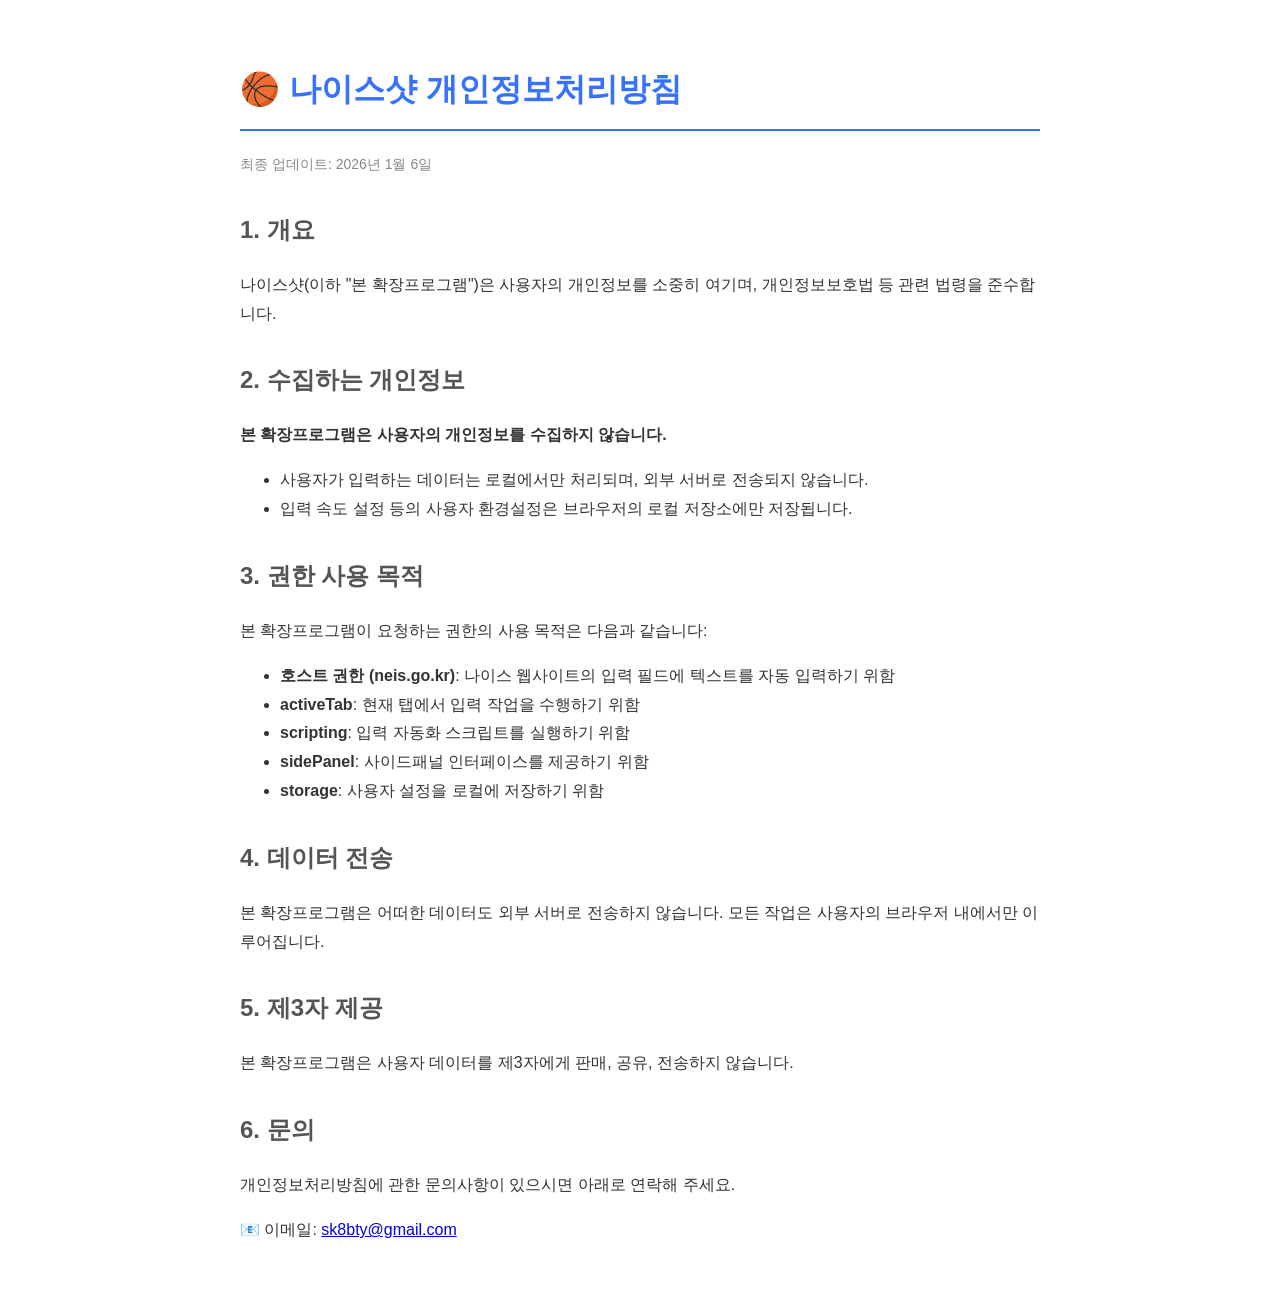
<file: index.html>
<!DOCTYPE html>
<html lang="ko">

<head>
    <meta charset="UTF-8">
    <meta name="viewport" content="width=device-width, initial-scale=1.0">
    <title>나이스샷 - 개인정보처리방침</title>
    <style>
        body {
            font-family: -apple-system, BlinkMacSystemFont, 'Segoe UI', Roboto, sans-serif;
            max-width: 800px;
            margin: 0 auto;
            padding: 40px 20px;
            line-height: 1.8;
            color: #333;
        }

        h1 {
            color: #3772FF;
            border-bottom: 2px solid #3772FF;
            padding-bottom: 10px;
        }

        h2 {
            color: #555;
            margin-top: 30px;
        }

        .updated {
            color: #888;
            font-size: 14px;
        }
    </style>
</head>

<body>
    <h1>🏀 나이스샷 개인정보처리방침</h1>
    <p class="updated">최종 업데이트: 2026년 1월 6일</p>

    <h2>1. 개요</h2>
    <p>
        나이스샷(이하 "본 확장프로그램")은 사용자의 개인정보를 소중히 여기며,
        개인정보보호법 등 관련 법령을 준수합니다.
    </p>

    <h2>2. 수집하는 개인정보</h2>
    <p>
        <strong>본 확장프로그램은 사용자의 개인정보를 수집하지 않습니다.</strong>
    </p>
    <ul>
        <li>사용자가 입력하는 데이터는 로컬에서만 처리되며, 외부 서버로 전송되지 않습니다.</li>
        <li>입력 속도 설정 등의 사용자 환경설정은 브라우저의 로컬 저장소에만 저장됩니다.</li>
    </ul>

    <h2>3. 권한 사용 목적</h2>
    <p>본 확장프로그램이 요청하는 권한의 사용 목적은 다음과 같습니다:</p>
    <ul>
        <li><strong>호스트 권한 (neis.go.kr)</strong>: 나이스 웹사이트의 입력 필드에 텍스트를 자동 입력하기 위함</li>
        <li><strong>activeTab</strong>: 현재 탭에서 입력 작업을 수행하기 위함</li>
        <li><strong>scripting</strong>: 입력 자동화 스크립트를 실행하기 위함</li>
        <li><strong>sidePanel</strong>: 사이드패널 인터페이스를 제공하기 위함</li>
        <li><strong>storage</strong>: 사용자 설정을 로컬에 저장하기 위함</li>
    </ul>

    <h2>4. 데이터 전송</h2>
    <p>
        본 확장프로그램은 어떠한 데이터도 외부 서버로 전송하지 않습니다.
        모든 작업은 사용자의 브라우저 내에서만 이루어집니다.
    </p>

    <h2>5. 제3자 제공</h2>
    <p>
        본 확장프로그램은 사용자 데이터를 제3자에게 판매, 공유, 전송하지 않습니다.
    </p>

    <h2>6. 문의</h2>
    <p>
        개인정보처리방침에 관한 문의사항이 있으시면 아래로 연락해 주세요.
    </p>
    <p>
        📧 이메일: <a href="mailto:sk8bty@gmail.com">sk8bty@gmail.com</a>
    </p>
</body>

</html>
</file>
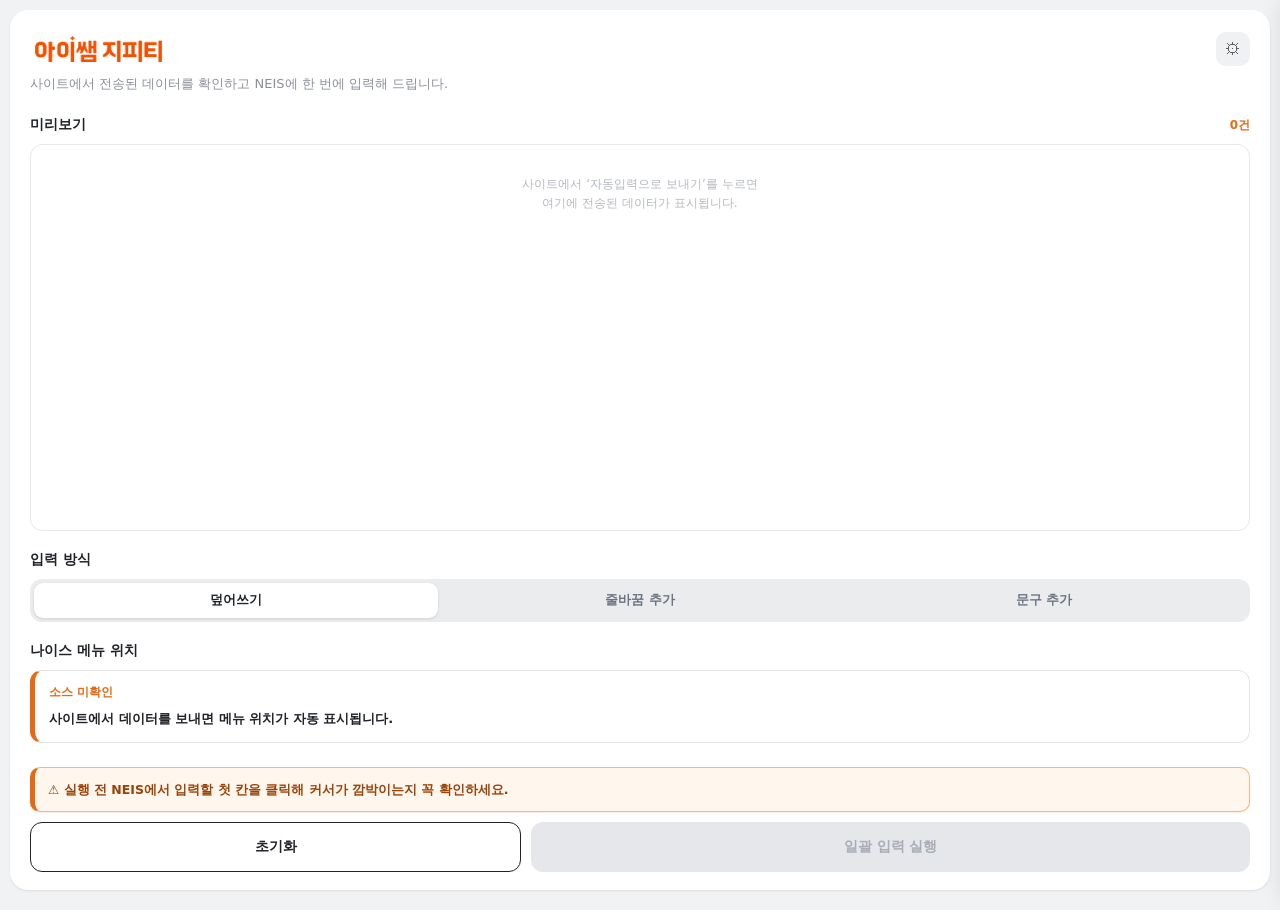
<file: sidepanel.html>
<!DOCTYPE html>
<html lang="ko">

<head>
  <meta charset="UTF-8">
  <meta name="viewport" content="width=device-width, initial-scale=1.0">
  <title>나이스입력도우미 by issamGPT</title>
  <style>
    :root {
      --bg: #f1f2f4;
      --card: #ffffff;
      --line: #e6e8eb;
      --field: #f4f5f7;
      --text: #1f2329;
      --sub: #8a8f98;
      --accent: #e66914;
      --accent-dark: #cf5d10;
      --accent-weak: #fcede2;
    }

    * {
      box-sizing: border-box;
    }

    body {
      margin: 0;
      padding: 0;
      background: var(--bg);
      color: var(--text);
      font-family: "Pretendard", "Pretendard Fallback", -apple-system, BlinkMacSystemFont, system-ui, "Apple SD Gothic Neo", "Malgun Gothic", sans-serif;
      -webkit-font-smoothing: antialiased;
      height: 100vh;
      overflow: hidden;
    }

    .card {
      background: var(--card);
      border-radius: 18px;
      margin: 10px;
      padding: 22px 20px 18px;
      box-shadow: 0 1px 3px rgba(0, 0, 0, 0.06), 0 1px 2px rgba(0, 0, 0, 0.04);
      height: calc(100vh - 20px);
      display: flex;
      flex-direction: column;
      /* 내용이 창보다 길면(개발용 칸, 조회 안내 등) 카드 안에서 스크롤 */
      overflow-y: auto;
      overflow-x: hidden;
    }

    /* ===== 헤더 ===== */
    .app-header {
      margin-bottom: 22px;
      flex-shrink: 0;
    }

    .app-head-row {
      display: flex;
      align-items: center;
      justify-content: space-between;
      gap: 8px;
    }

    .app-title {
      margin: 0;
      padding: 0;
      font-family: "Pretendard", "Pretendard Fallback", -apple-system, BlinkMacSystemFont, system-ui, sans-serif;
      font-size: 20px;
      font-weight: 700;
      font-style: normal;
      line-height: 28px;
      letter-spacing: -1px;
      color: #222222;
      background: transparent;
      text-align: start;
    }

    .app-logo {
      height: 26px;
      width: auto;
      display: block;
    }

    .gear-btn {
      flex-shrink: 0;
      width: 34px;
      height: 34px;
      border: none;
      border-radius: 10px;
      background: #f0f1f3;
      color: #5b6068;
      font-size: 16px;
      line-height: 1;
      cursor: pointer;
      display: flex;
      align-items: center;
      justify-content: center;
      transition: background 0.15s, color 0.15s;
    }

    .gear-btn:hover {
      background: #e4e6e9;
      color: var(--text);
    }

    .app-sub {
      margin: 8px 0 0;
      font-size: 13px;
      line-height: 1.5;
      color: var(--sub);
      word-break: keep-all;
    }

    /* ===== 섹션 공통 ===== */
    .section {
      margin-bottom: 20px;
      flex-shrink: 0;
    }

    .label {
      font-size: 14px;
      font-weight: 700;
      color: var(--text);
      margin-bottom: 10px;
    }

    .hint {
      margin-top: 8px;
      font-size: 11.5px;
      line-height: 1.5;
      color: var(--sub);
      word-break: keep-all;
    }

    /* ===== 미리보기 ===== */
    .preview-head {
      display: flex;
      align-items: baseline;
      justify-content: space-between;
      gap: 8px;
      margin-bottom: 10px;
    }

    .preview-head .label {
      margin-bottom: 0;
    }

    .count-badge {
      flex-shrink: 0;
      font-size: 12px;
      font-weight: 700;
      color: var(--accent);
    }

    .preview-section {
      flex: 1 1 auto;
      /* 카드가 스크롤될 때도 미리보기 표가 납작해지지 않게 */
      min-height: 180px;
      display: flex;
      flex-direction: column;
      overflow: hidden;
    }

    .preview {
      border: 1px solid var(--line);
      border-radius: 12px;
      flex: 1 1 auto;
      min-height: 0;
      overflow-y: auto;
      background: #fff;
    }

    .preview table {
      width: 100%;
      border-collapse: collapse;
      font-size: 12.5px;
      table-layout: fixed;
    }

    .preview td {
      padding: 10px 12px;
      border-bottom: 1px solid #f1f2f4;
      vertical-align: top;
      line-height: 1.5;
      word-break: break-all;
      white-space: pre-wrap;
    }

    .preview tr:last-child td {
      border-bottom: none;
    }

    .preview td:first-child {
      width: 30px;
      text-align: center;
      color: #b4b8bf;
      font-size: 12px;
    }

    /* 학생별 반·번호가 있는 데이터: 번호 칸에 '5반 10번' 을 한 줄로 */
    .preview table.has-ban td:first-child {
      width: 72px;
      padding-left: 8px;
      padding-right: 8px;
      white-space: nowrap;
      word-break: keep-all;
    }

    .preview-empty {
      padding: 30px 16px;
      text-align: center;
      font-size: 12px;
      line-height: 1.6;
      color: #b4b8bf;
      word-break: keep-all;
    }

    /* ===== 세그먼트 컨트롤 (입력 방식) ===== */
    .segmented {
      display: flex;
      gap: 0;
      background: #ebeced;
      border-radius: 12px;
      padding: 4px;
    }

    .segmented .seg {
      flex: 1;
      text-align: center;
      padding: 9px 4px;
      font-size: 12.5px;
      font-weight: 600;
      color: #6b7280;
      border-radius: 9px;
      cursor: pointer;
      transition: background 0.15s, color 0.15s, box-shadow 0.15s;
      user-select: none;
    }

    .segmented .seg input {
      display: none;
    }

    .segmented .seg.active {
      background: #fff;
      color: var(--text);
      font-weight: 700;
      box-shadow: 0 1px 3px rgba(0, 0, 0, 0.12);
    }

    .sep-row {
      display: flex;
      align-items: center;
      gap: 10px;
      margin-top: 10px;
    }

    .sep-label {
      font-size: 12px;
      color: var(--text);
      font-weight: 600;
      flex-shrink: 0;
    }

    .sep-input {
      flex: 1;
      padding: 10px 12px;
      border: 1.5px solid var(--line);
      border-radius: 10px;
      font-size: 12.5px;
      font-family: inherit;
      outline: none;
    }

    .sep-input:focus {
      border-color: var(--accent);
    }

    /* ===== 나이스 메뉴 위치 안내 ===== */
    .menu-guide {
      border: 1.5px solid #e2e4e8;
      border-left: 5px solid var(--accent);
      border-radius: 12px;
      background: #fff;
      padding: 13px 14px;
    }

    .menu-guide-top {
      display: flex;
      align-items: center;
      margin-bottom: 9px;
    }

    .menu-source {
      min-width: 0;
      color: var(--accent);
      font-size: 12px;
      font-weight: 800;
      line-height: 1.35;
      word-break: keep-all;
    }

    .query-guide { margin-top: 8px; padding: 10px 12px; border: 1px solid #dfe3ea; border-radius: 8px; background: #fafbfc; }
    .query-guide[hidden] { display: none; }
    .query-text { font-size: 12px; color: #333; line-height: 1.5; word-break: keep-all; }
    .btn-query { margin-top: 8px; width: 100%; padding: 8px; border: 1px solid #3772FF; border-radius: 6px; background: #fff; color: #3772FF; font-weight: 600; cursor: pointer; }
    .btn-query:disabled { opacity: .5; cursor: default; }
    .group-row td { background: #fff5ec; color: #b4530f; font-weight: 600; font-size: 12px; padding: 6px 10px; }
    /* 확인/취소 줄: 위 여백은 줄에 두고, 두 버튼은 같은 높이·모양 */
    .ns-modal-btns { display: flex; gap: 8px; margin-top: 18px; }
    .ns-modal-btns .ns-modal-ok { flex: 1; margin-top: 0; }
    .ns-modal-cancel { flex: 1; margin: 0; padding: 13px; border: 1px solid #d1d5db; border-radius: 12px; background: #fff; color: #374151; font-size: 14px; font-weight: 700; font-family: inherit; line-height: normal; cursor: pointer; }
    .ns-modal-cancel:hover { background: #f3f4f6; }
    .ns-modal-cancel[hidden] { display: none; }
    .query-status { margin-top: 6px; font-size: 12px; color: #555; white-space: pre-wrap; }
    .query-status:empty { display: none; }
    .menu-path {
      font-size: 13px;
      font-weight: 800;
      line-height: 1.5;
      color: var(--text);
      overflow-wrap: anywhere;
    }

    /* ===== 하단 액션 ===== */
    .actions {
      display: flex;
      gap: 10px;
      margin-top: 10px;
      flex-shrink: 0;
    }

    .btn-reset {
      flex: 1;
      padding: 15px;
      border: 1.5px solid var(--text);
      border-radius: 12px;
      background: #fff;
      color: var(--text);
      font-size: 14px;
      font-weight: 700;
      font-family: inherit;
      cursor: pointer;
      transition: background 0.15s;
    }

    .btn-reset:hover {
      background: #f4f5f7;
    }

    .btn-exec {
      flex: 1.5;
      padding: 15px;
      border: none;
      border-radius: 12px;
      background: var(--accent);
      color: #fff;
      font-size: 14px;
      font-weight: 700;
      font-family: inherit;
      cursor: pointer;
      transition: background 0.15s;
    }

    .btn-exec:hover:not(:disabled) {
      background: var(--accent-dark);
    }

    .btn-exec:disabled {
      background: #e5e7ea;
      color: #a8adb5;
      cursor: not-allowed;
    }

    /* ===== 개발용 ===== */
    .dev-tools {
      margin-top: 10px;
      padding: 10px;
      border: 1.5px dashed #b8bec7;
      border-radius: 12px;
      flex-shrink: 0;
    }

    .dev-tools[hidden] {
      display: none;
    }

    .dev-tools-label {
      margin-bottom: 6px;
      color: #8a919c;
      font-size: 11px;
      font-weight: 800;
    }

    .btn-dev {
      width: 100%;
      padding: 10px;
      border: 1.5px solid var(--accent);
      border-radius: 10px;
      background: #fff;
      color: var(--accent);
      font-size: 13px;
      font-weight: 700;
      font-family: inherit;
      cursor: pointer;
    }

    .btn-dev:disabled {
      opacity: 0.5;
      cursor: wait;
    }

    .btn-dev-sub {
      margin-top: 6px;
      border-style: dashed;
      color: #374151;
      font-weight: 600;
    }

    .dev-manual {
      margin-top: 10px;
      padding-top: 8px;
      border-top: 1px dashed #d1d5db;
    }

    .dev-manual-memo {
      width: 100%;
      box-sizing: border-box;
      padding: 8px;
      border: 1px solid #d1d5db;
      border-radius: 8px;
      font-size: 12px;
      font-family: inherit;
    }

    .dev-manual-row {
      display: flex;
      gap: 6px;
    }

    .dev-manual-row .btn-dev {
      flex: 1;
    }

    .btn-dev[hidden], .dev-manual-row[hidden] { display: none; }

    .dev-sample-json {
      width: 100%;
      box-sizing: border-box;
      margin: 6px 0;
      padding: 8px;
      border: 1px solid #d1d5db;
      border-radius: 8px;
      font-family: ui-monospace, Menlo, Consolas, monospace;
      font-size: 11px;
      line-height: 1.4;
      resize: vertical;
    }

    .dev-tools-status {
      margin-top: 6px;
      white-space: pre-line;
      color: #6b7280;
      font-size: 12px;
      line-height: 1.4;
      word-break: keep-all;
    }

    .dev-tools-status:empty {
      display: none;
    }

    .exec-caution {
      margin-top: 4px;
      border: 1.5px solid #f2b987;
      border-left: 5px solid var(--accent);
      border-radius: 10px;
      background: #fff7ed;
      color: #9a4107;
      padding: 12px 13px;
      font-size: 12.5px;
      font-weight: 800;
      line-height: 1.55;
      word-break: keep-all;
      box-shadow: 0 1px 2px rgba(230, 105, 20, 0.12);
    }

    /* ===== 옵션 사이드바 (입력 속도) ===== */
    .options-overlay {
      position: fixed;
      inset: 0;
      background: rgba(0, 0, 0, 0.3);
      opacity: 0;
      visibility: hidden;
      transition: opacity 0.3s, visibility 0.3s;
      z-index: 200;
    }

    .options-overlay.open {
      opacity: 1;
      visibility: visible;
    }

    .options-sidebar {
      position: fixed;
      top: 0;
      right: -300px;
      width: 290px;
      height: 100%;
      background: #fff;
      box-shadow: -4px 0 24px rgba(0, 0, 0, 0.15);
      transition: right 0.3s ease;
      z-index: 300;
      display: flex;
      flex-direction: column;
    }

    .options-sidebar.open {
      right: 0;
    }

    .options-header {
      padding: 16px 18px;
      border-bottom: 1px solid var(--line);
      display: flex;
      justify-content: space-between;
      align-items: center;
    }

    .options-header h3 {
      margin: 0;
      font-size: 16px;
      font-weight: 800;
    }

    .options-close {
      background: none;
      border: none;
      font-size: 18px;
      cursor: pointer;
      color: var(--sub);
      line-height: 1;
      padding: 2px 6px;
    }

    .options-close:hover {
      color: var(--text);
    }

    .options-content {
      padding: 18px;
      flex: 1;
      overflow-y: auto;
    }

    .speed-options {
      display: flex;
      flex-direction: column;
      gap: 8px;
    }

    .speed-option {
      display: flex;
      align-items: center;
      padding: 13px 14px;
      border: 1.5px solid var(--line);
      border-radius: 12px;
      cursor: pointer;
      transition: border-color 0.15s, background 0.15s;
    }

    .speed-option:hover {
      border-color: #c7cad0;
    }

    .speed-option.selected {
      border-color: var(--accent);
      background: var(--accent-weak);
    }

    .speed-option input[type="radio"] {
      display: none;
    }

    .speed-dot {
      width: 18px;
      height: 18px;
      border: 2px solid #d1d5db;
      border-radius: 50%;
      margin-right: 12px;
      flex-shrink: 0;
      display: flex;
      align-items: center;
      justify-content: center;
      transition: border-color 0.15s;
    }

    .speed-option.selected .speed-dot {
      border-color: var(--accent);
    }

    .speed-option.selected .speed-dot::after {
      content: '';
      width: 10px;
      height: 10px;
      background: var(--accent);
      border-radius: 50%;
    }

    .speed-label {
      font-size: 13px;
      font-weight: 600;
      color: var(--text);
    }

    .speed-warning {
      font-size: 10px;
      color: #dc2626;
      margin-left: 6px;
    }

    .settings-block {
      margin-top: 22px;
      padding-top: 18px;
      border-top: 1px solid var(--line);
    }

    .settings-block:first-child {
      margin-top: 0;
      padding-top: 0;
      border-top: none;
    }

    .settings-heading {
      margin-bottom: 10px;
      font-size: 13px;
      font-weight: 900;
      color: var(--text);
      line-height: 1.4;
    }

    .setting-row {
      display: flex;
      align-items: center;
      justify-content: space-between;
      gap: 12px;
    }

    .setting-text {
      min-width: 0;
    }

    .setting-title {
      font-size: 13px;
      font-weight: 800;
      color: var(--text);
      line-height: 1.4;
    }

    .setting-desc {
      margin-top: 4px;
      font-size: 11.5px;
      line-height: 1.45;
      color: var(--sub);
      word-break: keep-all;
    }

    .toggle {
      position: relative;
      flex-shrink: 0;
      width: 46px;
      height: 26px;
    }

    .toggle input {
      display: none;
    }

    .toggle-track {
      position: absolute;
      inset: 0;
      border-radius: 999px;
      background: #d7dbe1;
      cursor: pointer;
      transition: background 0.15s;
    }

    .toggle-track::after {
      content: '';
      position: absolute;
      top: 3px;
      left: 3px;
      width: 20px;
      height: 20px;
      border-radius: 50%;
      background: #fff;
      box-shadow: 0 1px 3px rgba(0, 0, 0, 0.2);
      transition: transform 0.15s;
    }

    .toggle input:checked + .toggle-track {
      background: var(--accent);
    }

    .toggle input:checked + .toggle-track::after {
      transform: translateX(20px);
    }

    .force-tab-controls {
      display: flex;
      align-items: center;
      gap: 8px;
      margin-top: 12px;
      opacity: 0.45;
      transition: opacity 0.15s;
    }

    .force-tab-controls.enabled {
      opacity: 1;
    }

    .paste-controls {
      margin-top: 12px;
      opacity: 0.45;
      transition: opacity 0.15s;
    }

    .paste-controls.enabled {
      opacity: 1;
    }

    .paste-input {
      width: 100%;
      min-height: 120px;
      resize: vertical;
      padding: 11px 12px;
      border: 1.5px solid var(--line);
      border-radius: 10px;
      background: #fff;
      color: var(--text);
      font-size: 12.5px;
      line-height: 1.55;
      font-family: inherit;
      outline: none;
    }

    .paste-input:focus {
      border-color: var(--accent);
    }

    .paste-input:disabled {
      background: #f4f5f7;
      cursor: not-allowed;
    }

    .paste-status {
      margin-top: 7px;
      font-size: 11.5px;
      font-weight: 700;
      color: var(--sub);
    }

    .number-input {
      width: 82px;
      padding: 10px 12px;
      border: 1.5px solid var(--line);
      border-radius: 10px;
      font-size: 13px;
      font-weight: 700;
      font-family: inherit;
      color: var(--text);
      outline: none;
    }

    .number-input:focus {
      border-color: var(--accent);
    }

    .number-input:disabled {
      background: #f4f5f7;
      cursor: not-allowed;
    }

    ::-webkit-scrollbar {
      width: 6px;
    }

    ::-webkit-scrollbar-thumb {
      background: #d1d5db;
      border-radius: 10px;
    }

    /* ===== 커스텀 알림 모달 (네이티브 alert 대체) ===== */
    .ns-modal-overlay {
      position: fixed;
      inset: 0;
      background: rgba(0, 0, 0, 0.4);
      display: none;
      align-items: center;
      justify-content: center;
      padding: 20px;
      z-index: 400;
    }

    .ns-modal-overlay.open {
      display: flex;
    }

    .ns-modal {
      width: 100%;
      max-width: 320px;
      background: #fff;
      border-radius: 18px;
      padding: 24px 20px 18px;
      text-align: center;
      box-shadow: 0 12px 40px rgba(0, 0, 0, 0.25);
    }

    .ns-modal-icon {
      height: 34px;
      width: auto;
      max-width: 200px;
      margin: 0 auto 16px;
      display: block;
    }

    .ns-modal-msg {
      font-size: 13px;
      line-height: 1.6;
      color: var(--text);
      white-space: pre-line;
      word-break: keep-all;
    }

    .ns-modal-ok {
      margin-top: 18px;
      width: 100%;
      padding: 13px;
      border: none;
      border-radius: 12px;
      background: var(--accent);
      color: #fff;
      font-size: 14px;
      font-weight: 700;
      font-family: inherit;
      cursor: pointer;
    }

    .ns-modal-ok:hover {
      background: var(--accent-dark);
    }
  </style>
</head>

<body>

  <div class="card">
    <!-- 헤더 -->
    <div class="app-header">
      <div class="app-head-row">
        <img class="app-logo" src="images/logo.gif" alt="아이쌤 지피티">
        <button class="gear-btn" id="optionsBtn" title="입력 속도 설정">⚙</button>
      </div>
      <p class="app-sub">사이트에서 전송된 데이터를 확인하고 NEIS에 한 번에 입력해 드립니다.</p>
    </div>

    <!-- 미리보기 (사이트에서 받은 데이터) -->
    <div class="section preview-section">
      <div class="preview-head">
        <div class="label" id="previewTitle">미리보기</div>
        <span class="count-badge" id="rowCount">0건</span>
      </div>
      <div class="preview">
        <table id="dataTable">
          <tbody id="tableBody"></tbody>
        </table>
        <div class="preview-empty" id="previewEmpty">사이트에서 ‘자동입력으로 보내기’를 누르면<br>여기에 전송된 데이터가 표시됩니다.</div>
      </div>
    </div>

    <!-- 입력 방식 (세그먼트) -->
    <div class="section">
      <div class="label">입력 방식</div>
      <div class="segmented">
        <label class="seg active">
          <input type="radio" name="appendType" value="none" checked>
          <span>덮어쓰기</span>
        </label>
        <label class="seg">
          <input type="radio" name="appendType" value="newline">
          <span>줄바꿈 추가</span>
        </label>
        <label class="seg">
          <input type="radio" name="appendType" value="custom">
          <span>문구 추가</span>
        </label>
      </div>
      <div class="sep-row" id="customSeparatorRow" style="display:none;">
        <span class="sep-label">구분 문구</span>
        <input type="text" id="customSeparator" class="sep-input" value=", " placeholder=", ">
      </div>
    </div>

    <!-- 나이스 메뉴 위치 -->
    <div class="section">
      <div class="label">나이스 메뉴 위치</div>
      <div class="menu-guide" id="neisMenuGuide">
        <div class="menu-guide-top">
          <span class="menu-source" id="menuSourceLabel">소스 미확인</span>
        </div>
        <div class="menu-path" id="menuPathText">사이트에서 데이터를 보내면 메뉴 위치가 자동 표시됩니다.</div>
      </div>
      <!-- 사이트가 조회조건(학년·반·과목·강의실 등)을 함께 보낸 경우에만 보임 -->
      <div class="query-guide" id="queryGuide" hidden>
        <div class="query-text" id="queryText"></div>
        <button type="button" class="btn-query" id="btnApplyQuery">이 조건으로 나이스 조회</button>
        <div class="query-status" id="queryStatus"></div>
      </div>
    </div>

    <!-- 하단 액션 -->
    <div class="exec-caution" id="execCaution">⚠️ 실행 전 NEIS에서 입력할 첫 칸을 클릭해 커서가 깜박이는지 꼭 확인하세요.</div>
    <div class="actions">
      <button type="button" class="btn-reset" id="btnReset">초기화</button>
      <button type="button" class="btn-exec" id="btnExecute" disabled>일괄 입력 실행</button>
    </div>
    <div class="query-status auto-status" id="autoStatus"></div>

    <!-- [개발용] 개발 설치에서만 보임 (dev-tools.js) -->
    <div class="dev-tools" id="devTools" hidden>
      <div class="dev-tools-label">개발용</div>
      <!-- 지금은 안 씀: 숨김 (개발 루프 run.mjs 는 검증 실패 때 그대로 눌러 쓴다) -->
      <button type="button" class="btn-dev" id="btnDevSaveDiag" hidden>지금 화면 진단 저장 (개인정보 가림)</button>
      <div class="dev-tools-status" id="devQuickQueryStatus"></div>
      <div class="dev-manual" id="devManual">
        <div class="dev-tools-label">수동 화면 수집 (직접 메뉴를 누르며 단계마다 담기 → 파일 1개)</div>
        <input type="text" class="dev-manual-memo" id="devSnapMemo" placeholder="메모 (선택) 예: 교과담임 메가메뉴 펼침">
        <div class="dev-manual-row">
          <button type="button" class="btn-dev btn-dev-sub" id="btnDevSnapNow">지금 화면 담기</button>
          <button type="button" class="btn-dev btn-dev-sub" id="btnDevSnapDelay" title="누른 뒤 3초 안에 나이스 메뉴에 마우스를 올려 두면 펼친 상태가 담깁니다">3초 뒤 담기</button>
        </div>
        <div class="dev-manual-row">
          <button type="button" class="btn-dev btn-dev-sub" id="btnDevSnapSave" disabled>파일로 저장 (0개)</button>
          <button type="button" class="btn-dev btn-dev-sub" id="btnDevSnapClear" disabled>비우기</button>
        </div>
        <div class="dev-tools-status" id="devSnapStatus"></div>
      </div>
      <div class="dev-manual" id="devSample">
        <div class="dev-tools-label">예시 데이터 (issamGPT 가 보내는 형식 그대로 → 받은 것처럼 넣기)</div>
        <!-- 모의 나이스 명단에 맞춘 고정 예시: 화면에서는 숨기고 개발 루프(run.mjs)만 쓴다 -->
        <div class="dev-manual-row" hidden>
          <button type="button" class="btn-dev btn-dev-sub" id="btnDevSampleSeteuk">과세특 예시</button>
          <button type="button" class="btn-dev btn-dev-sub" id="btnDevSampleBehavior">행발 예시</button>
        </div>
        <!-- 지금은 안 씀: 숨김 (다시 쓰려면 hidden 을 지운다. 코드는 dev-tools.js 에 그대로 있음) -->
        <button type="button" class="btn-dev btn-dev-sub" id="btnDevSampleGroups" hidden title="지금 과세특 화면의 학년·과목·강의실 목록에서 서로 다른 조합 3개를 골라 조합마다 조회하고, 명단 앞 10명으로 묶음을 만들어 받습니다. 정식 나이스에서는 시험 모드(저장 안 함, 넣고 확인 후 다시 조회해 버림), 모의 나이스에서는 저장까지 합니다.">과세특 묶음 예시 (화면에서 3묶음 × 10명)</button>
        <button type="button" class="btn-dev btn-dev-sub" id="btnDevSampleFromGrid" title="지금 나이스에 열린 표의 반/번호(번호)와 조회조건으로 예시를 만듭니다. 학생 이름은 넣지 않습니다.">지금 나이스 표의 반/번호·조회조건으로 채우기</button>
        <textarea class="dev-sample-json" id="devSampleJson" rows="12" spellcheck="false"></textarea>
        <button type="button" class="btn-dev" id="btnDevSampleSend" title="위 JSON 을 issamGPT 에서 보낸 것과 같은 길(background.js)로 받아 저장합니다. 미리보기·조회 버튼이 바로 바뀝니다.">이 데이터로 받기</button>
        <div class="dev-tools-status" id="devSampleStatus"></div>
      </div>
    </div>
  </div>

  <!-- 옵션 오버레이 -->
  <div class="options-overlay" id="optionsOverlay"></div>

  <!-- 옵션 사이드바 -->
  <div class="options-sidebar" id="optionsSidebar">
    <div class="options-header">
      <h3>설정</h3>
      <button class="options-close" id="optionsClose">✕</button>
    </div>
    <div class="options-content">
      <div class="settings-block">
        <div class="settings-heading">1) 속도조절</div>
        <div class="speed-options">
          <label class="speed-option" data-speed="fastest">
            <input type="radio" name="speed" value="fastest">
            <div class="speed-dot"></div>
            <span class="speed-label">🚀 가장 빠르게!</span>
            <span class="speed-warning">⚠️ 오류 가능</span>
          </label>
          <label class="speed-option" data-speed="fast">
            <input type="radio" name="speed" value="fast">
            <div class="speed-dot"></div>
            <span class="speed-label">⚡ 빠르게!</span>
          </label>
          <label class="speed-option selected" data-speed="normal">
            <input type="radio" name="speed" value="normal" checked>
            <div class="speed-dot"></div>
            <span class="speed-label">✨ 중간 (권장)</span>
          </label>
          <label class="speed-option" data-speed="slow">
            <input type="radio" name="speed" value="slow">
            <div class="speed-dot"></div>
            <span class="speed-label">🐢 천천히</span>
          </label>
          <label class="speed-option" data-speed="slowest">
            <input type="radio" name="speed" value="slowest">
            <div class="speed-dot"></div>
            <span class="speed-label">🐌 아주 천천히</span>
          </label>
        </div>
        <p style="font-size: 11.5px; color: var(--sub); margin-top: 12px; line-height: 1.6;">
          💡 입력이 안 되거나 값이 사라지면 더 느린 속도를 선택하세요.
        </p>
      </div>

      <div class="settings-block">
        <div class="setting-row">
          <div class="setting-text">
            <div class="setting-title">2) 데이터 직접 붙여넣기</div>
            <div class="setting-desc">1열 표 데이터를 붙여넣고 토글을 끄면 미리보기에 반영됩니다.</div>
          </div>
          <label class="toggle">
            <input type="checkbox" id="directPasteToggle">
            <span class="toggle-track"></span>
          </label>
        </div>
        <div class="paste-controls" id="directPasteControls">
          <textarea id="directPasteInput" class="paste-input" placeholder="한 줄에 한 명씩 붙여넣기" disabled></textarea>
          <div class="paste-status" id="directPasteStatus">0건 대기</div>
        </div>
      </div>

      <div class="settings-block">
        <div class="setting-row">
          <div class="setting-text">
            <div class="setting-title">3) 탭수 수동설정</div>
            <div class="setting-desc">자동 메뉴값 대신 지정한 이동 횟수를 사용합니다.</div>
          </div>
          <label class="toggle">
            <input type="checkbox" id="forceTabToggle">
            <span class="toggle-track"></span>
          </label>
        </div>
        <div class="force-tab-controls" id="forceTabControls">
          <input type="number" id="forceTabCount" class="number-input" min="1" max="20" value="2" disabled>
          <span class="setting-desc">회 이동</span>
        </div>
      </div>
    </div>
  </div>

  <!-- 커스텀 알림 모달 (아이콘 포함) -->
  <div class="ns-modal-overlay" id="nsModalOverlay">
    <div class="ns-modal" role="alertdialog" aria-modal="true" aria-describedby="nsModalMsg">
      <img class="ns-modal-icon" src="images/logo.gif" alt="아이쌤 지피티">
      <div class="ns-modal-msg" id="nsModalMsg"></div>
      <div class="ns-modal-btns"><button type="button" class="ns-modal-cancel" id="nsModalCancel" hidden>취소</button><button type="button" class="ns-modal-ok" id="nsModalOk">확인</button></div>
    </div>
  </div>

  <script src="neis-pages.js"></script>
  <script src="sidepanel.js"></script>
  <script src="dev-tools.js"></script>
</body>

</html>
</file>
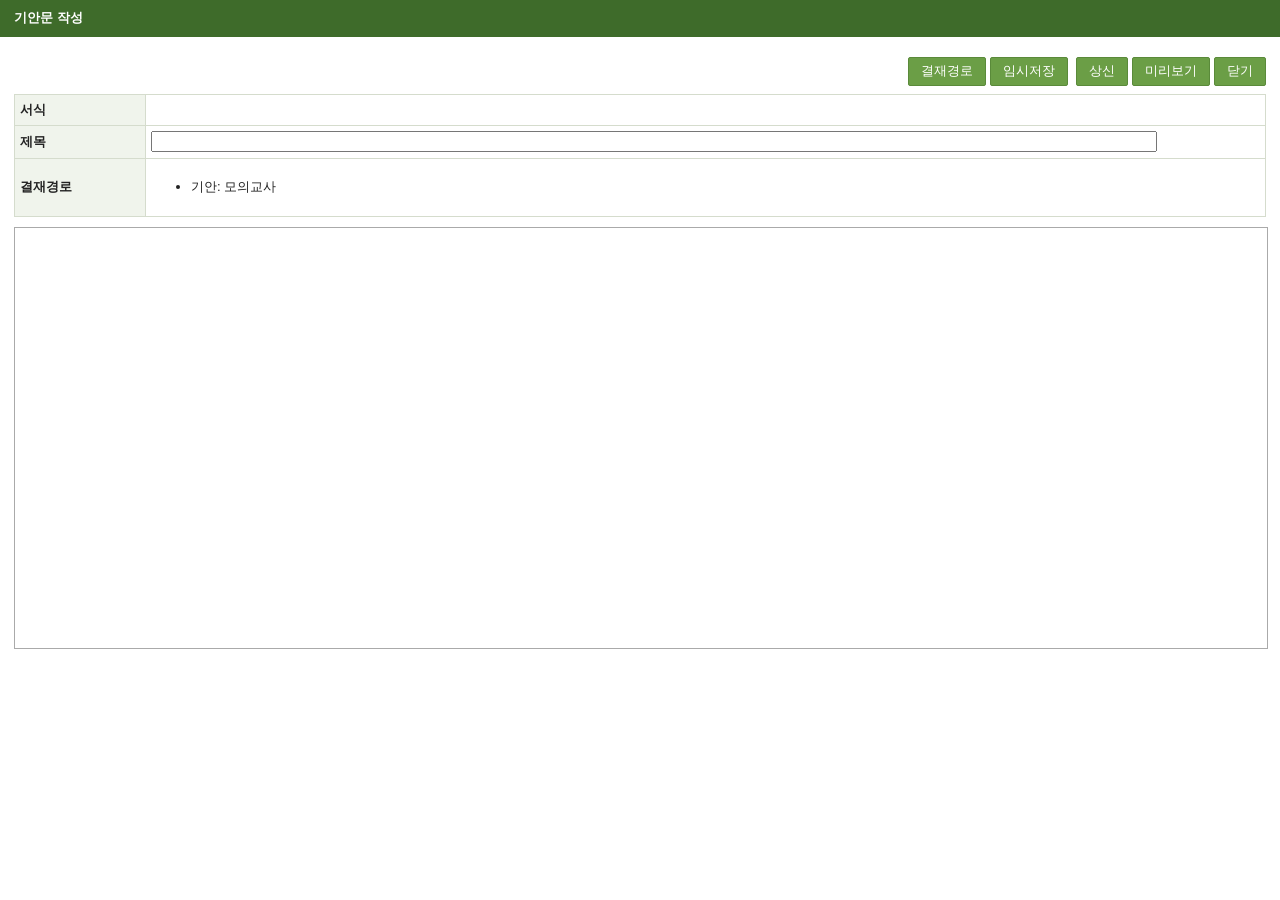
<file: tools/mock-neis/edufine/popup/draft.html>
<!DOCTYPE html>
<html lang="ko"><head><meta charset="UTF-8"><title>기안문작성 | 업무관리시스템</title><link rel="stylesheet" href="popup.css"></head>
<body>
<div class="pop-head">기안문 작성</div>
<div class="pop-body">
  <div class="btns">
    <a href="#" class="Lbtn" id="btnPath">결재경로</a><a href="#" class="Lbtn" id="btnTemp">임시저장</a>
    <a href="#" class="Lbtn" id="btnSubmit">상신</a><a href="#" class="Lbtn" id="btnPreview">미리보기</a><a href="#" class="Lbtn" id="btnClose">닫기</a>
  </div>
  <form name="draftForm" onsubmit="return false">
  <table class="info" summary="기안 정보"><caption style="position:absolute;left:-9999px">기안 정보</caption><tbody>
    <tr><th scope="row">서식</th><td id="fmtName"></td></tr>
    <tr><th scope="row"><label for="sj">제목</label></th><td><input type="text" id="sj" name="sj" title="제목" style="width:90%"></td></tr>
    <tr><th scope="row">결재경로</th><td><ul class="path-list" id="pathList"><li>기안: 모의교사</li></ul></td></tr>
  </tbody></table>
  </form>
  <!-- the real editor (웹 한글 편집기) lives in its own frame -->
  <iframe class="editor" id="hwpEditor" title="본문 편집기"></iframe>
</div>
<script src="common.js"></script>
<script>
(function () {
  var q = new URLSearchParams(location.search), fmt = q.get('format');
  var names = { F01: '일반기안문', F02: '시행문', F03: '출장계획서', F04: '물품구입요청서', F05: '회의록', F06: '연계기안문(나이스)', F07: '조례안 서식', F08: '행사계획서' };
  fmtName.textContent = names[fmt] || fmt;
  hwpEditor.srcdoc = '<html><body contenteditable="true" aria-label="본문" role="textbox" aria-multiline="true" style="font:14px/1.8 serif;padding:20px;min-height:340px;outline:0"><p><br></p></body></html>';
  var path = [];
  var bodyText = function () { return hwpEditor.contentDocument.body.innerText.trim(); };
  btnPath.onclick = function (e) {
    e.preventDefault();
    path = ['교감(모의)', '교장(모의)'];
    pathList.innerHTML = '<li>기안: 모의교사</li><li>검토: 교감(모의)</li><li>결재: 교장(모의)</li>';
    alert('기본 결재경로를 지정했습니다.');
  };
  btnTemp.onclick = async function (e) {
    e.preventDefault();
    var r = await post('draft/save', { format: fmt, title: sj.value.trim(), body: bodyText(), path: path, op: '임시저장' });
    alert(r.message || r.error);
  };
  btnSubmit.onclick = async function (e) {
    e.preventDefault();
    if (!path.length) { alert('결재경로를 지정하세요.'); return; }
    if (!confirm('상신하시겠습니까?')) return;
    var pw = await esignPrompt('상신');
    if (pw === null) return;
    var r = await post('draft/save', { format: fmt, title: sj.value.trim(), body: bodyText(), path: path, op: '상신', password: pw });
    alert(r.message || r.error);
    if (r.ok) window.close();
  };
  btnPreview.onclick = function (e) { e.preventDefault(); alert('미리보기는 연습장에서 지원하지 않습니다.'); };
  btnClose.onclick = function (e) { e.preventDefault(); window.close(); };
})();
</script>
</body></html>
</file>
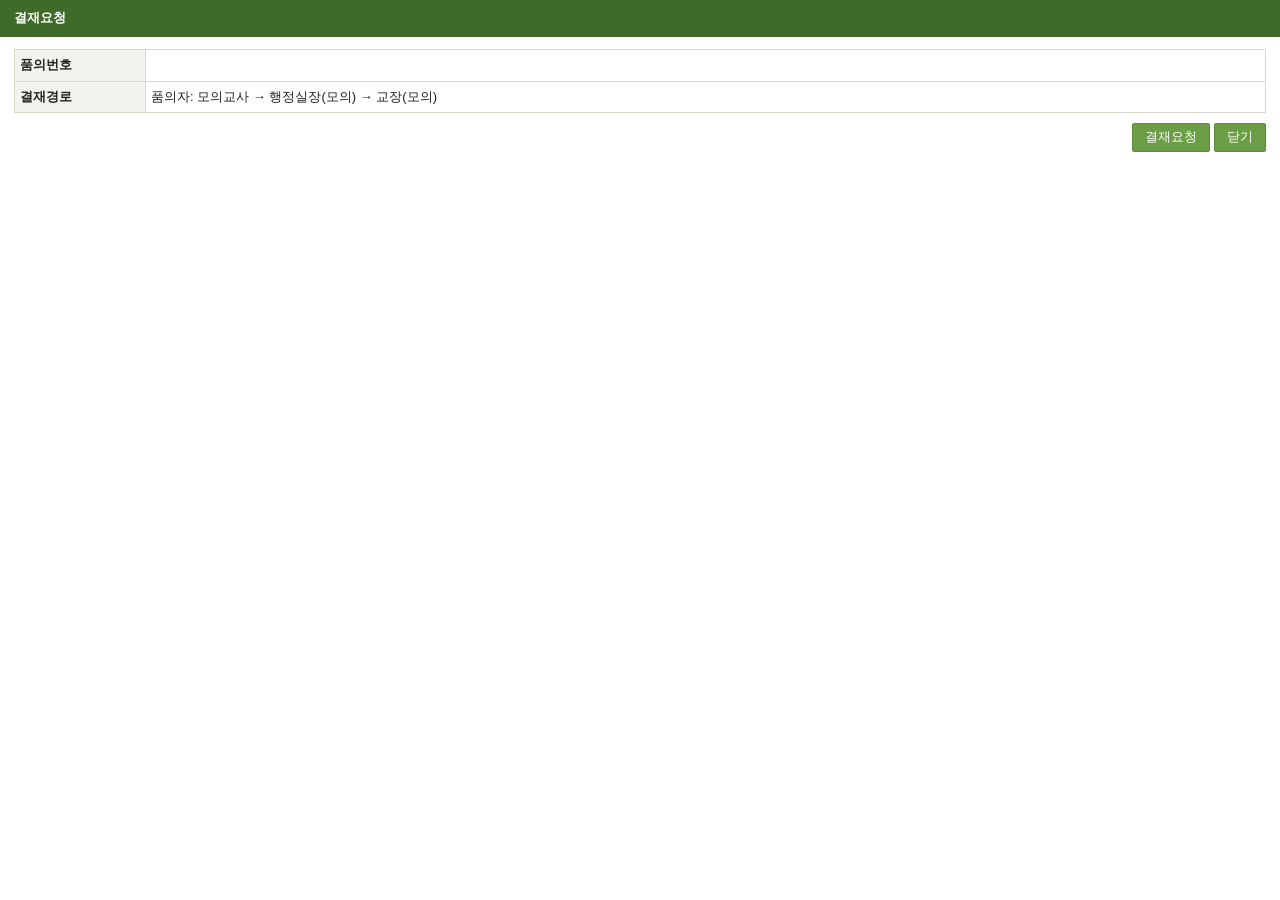
<file: tools/mock-neis/edufine/popup/sanction.html>
<!DOCTYPE html>
<html lang="ko"><head><meta charset="UTF-8"><title>결재요청 | K-에듀파인(연습용)</title><link rel="stylesheet" href="popup.css"></head>
<body>
<div class="pop-head">결재요청</div>
<div class="pop-body">
  <table class="info" summary="품의 정보"><tbody>
    <tr><th scope="row">품의번호</th><td id="no"></td></tr>
    <tr><th scope="row">결재경로</th><td>품의자: 모의교사 → 행정실장(모의) → 교장(모의)</td></tr>
  </tbody></table>
  <div class="btns"><a href="#" class="Lbtn" id="btnReq">결재요청</a><a href="#" class="Lbtn" id="btnClose">닫기</a></div>
</div>
<script src="common.js"></script>
<script>
(function () {
  var n = new URLSearchParams(location.search).get('no'); no.textContent = n;
  btnReq.onclick = async function (e) {
    e.preventDefault();
    if (!confirm('결재요청하시겠습니까?')) return;
    var pw = await esignPrompt('결재요청');
    if (pw === null) return;
    var r = await post('cnsul/request', { no: n, password: pw });
    alert(r.message || r.error);
    if (r.ok) window.close();
  };
  btnClose.onclick = function (e) { e.preventDefault(); window.close(); };
})();
</script>
</body></html>
</file>
<file: tools/mock-neis/edufine/popup/popup.css>
body { margin: 0; font: 13px/1.6 "Malgun Gothic", sans-serif; color: #222; }
.pop-head { background: #3e6b2a; color: #fff; padding: 8px 14px; font-weight: 700; }
.pop-body { padding: 12px 14px; }
.Lbtn { display: inline-block; border: 1px solid #5a8a3a; background: #6b9e46; color: #fff; padding: 3px 12px; margin-left: 4px; text-decoration: none; border-radius: 2px; cursor: pointer; }
.btns { text-align: right; margin: 8px 0; }
table.info { width: 100%; border-collapse: collapse; margin-bottom: 10px; }
table.info th { background: #f0f4ec; width: 120px; text-align: left; padding: 5px; border: 1px solid #d5dccd; }
table.info td { padding: 5px; border: 1px solid #d5dccd; }
iframe.viewer, iframe.editor { width: 100%; height: 420px; border: 1px solid #aaa; background: #fff; }
.shade { position: fixed; inset: 0; background: rgba(0,0,0,.35); }
.esign { position: fixed; left: 50%; top: 22%; transform: translateX(-50%); background: #fff; border: 2px solid #3e6b2a; padding: 16px 20px; width: 420px; }
.esign h4 { margin: 0 0 6px; }
.esign .row { margin-top: 12px; text-align: right; }
.path-list li { margin: 2px 0; }
</file>
